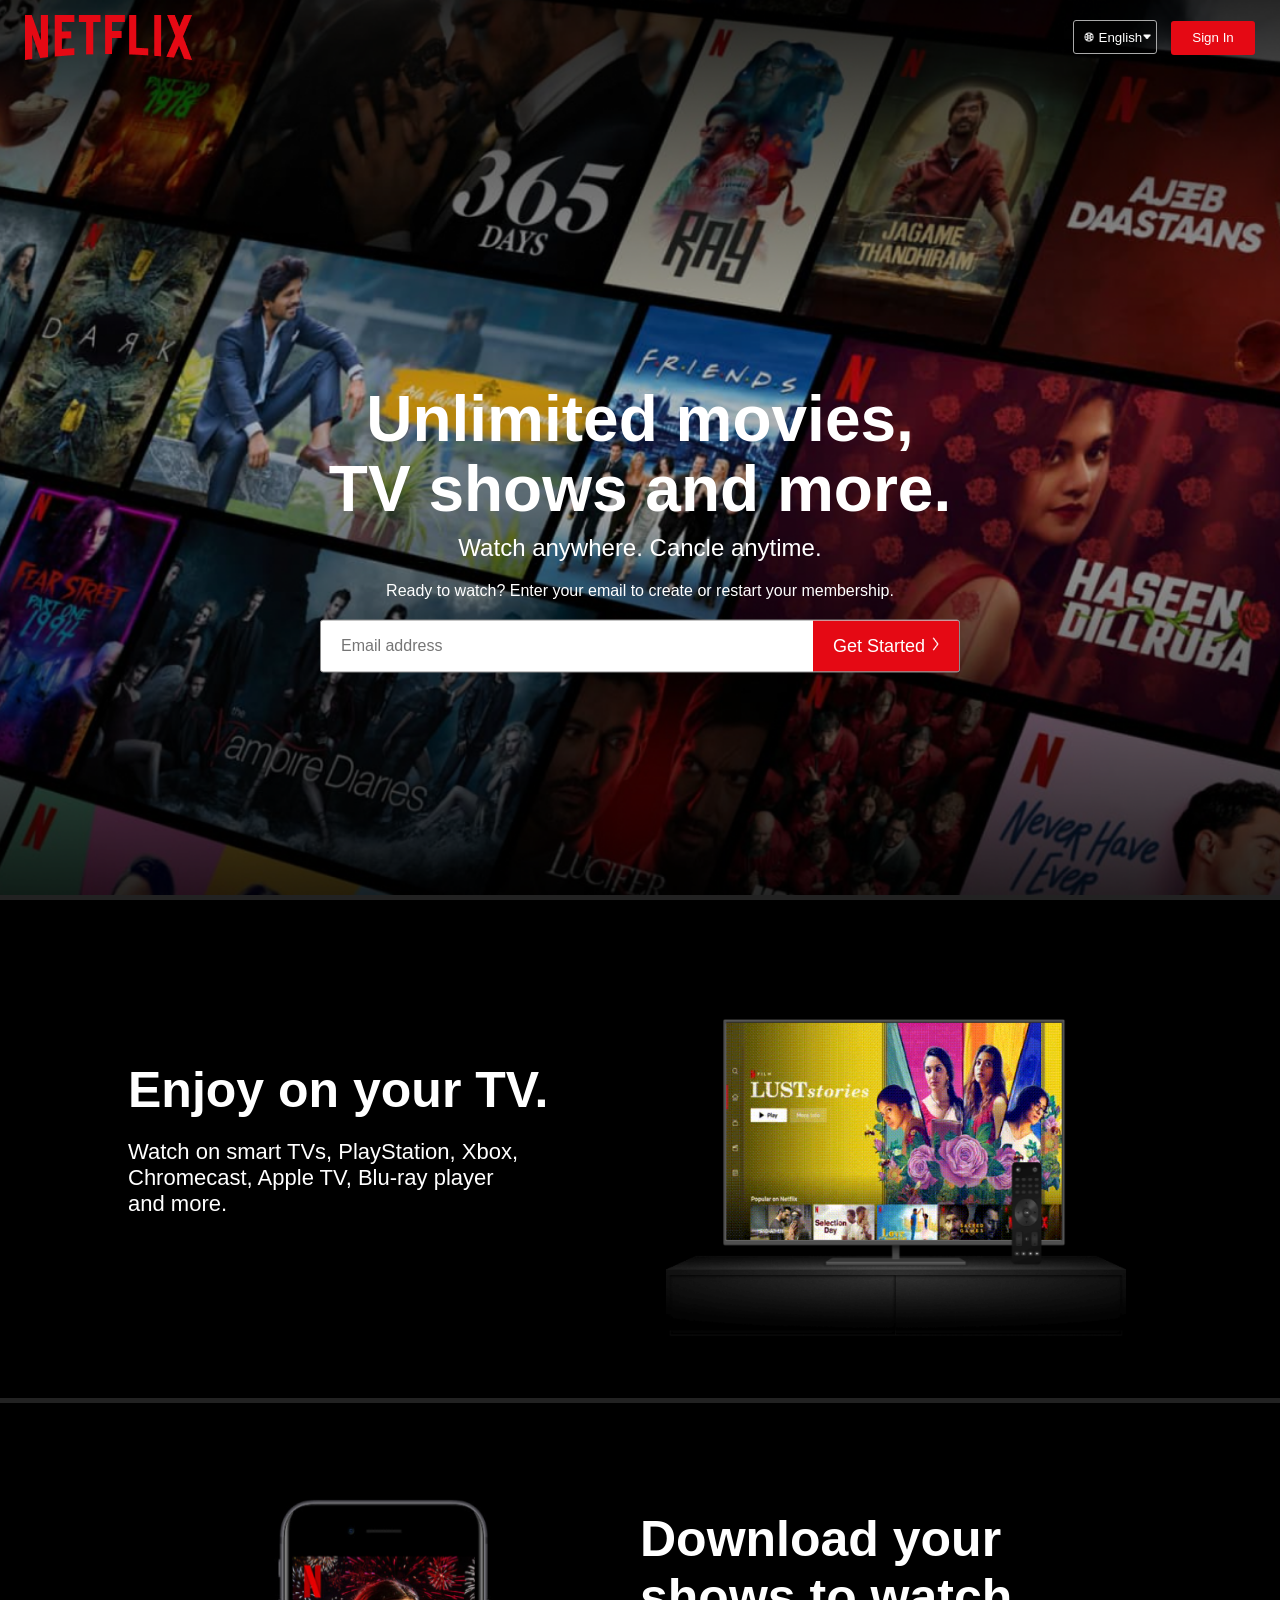
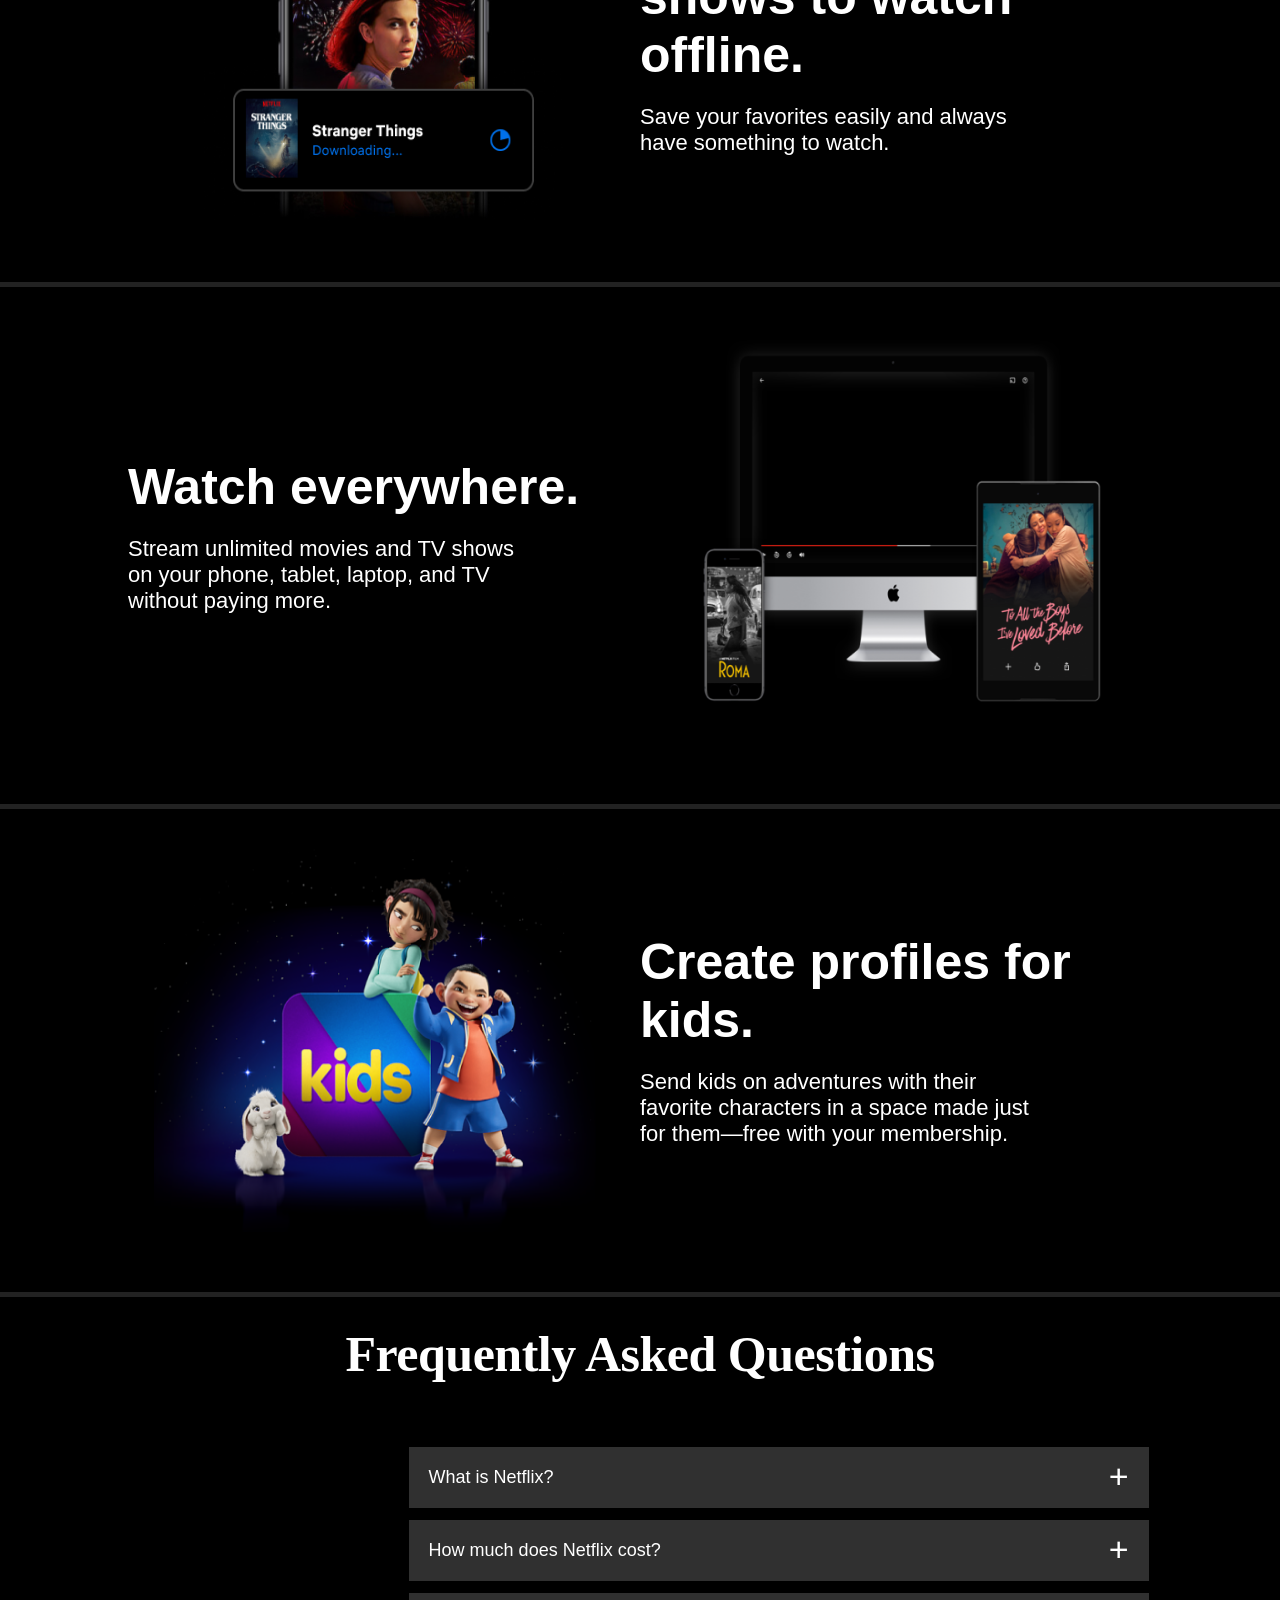
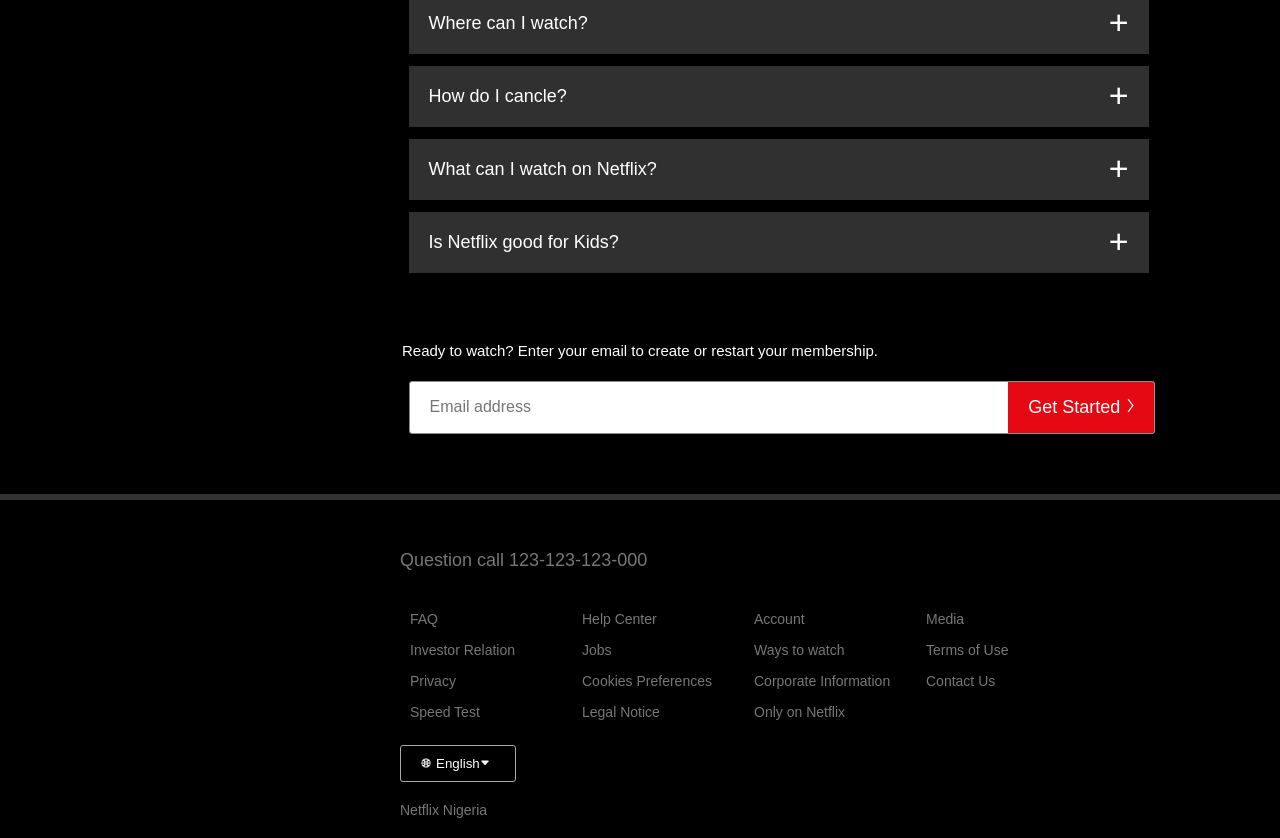
<file: index.html>
<!DOCTYPE html>
<html lang="en">
<head>
    <meta charset="UTF-8">
    <meta name="viewport" content="width=device-width, initial-scale=1.0">
    <link rel="stylesheet" href="./styles/index.css">
    <title>Netflix</title>
</head>
<body>
    <div class="header">
        <nav>
            <img src="./image/Fill-14.png" alt="" id="logo">
            <div>
                <button class="English-btn"> <img src="./image/icon-park-outline_earth.png" class="IMG" alt=""> English <img src="./image/bi_caret-down-fill.png"  alt=""></i></button>
                <a href="./signIn.html"><button>Sign In</button></a>
            </div>
        </nav>
        <div class="content">
              <h1>Unlimited movies, TV shows and more.</h1>
              <h2>Watch anywhere. Cancle anytime.</h2>
              <p>Ready to watch? Enter your email to create or restart your membership.</p>
              <form action="" class="sign-up">
                <input type="email" placeholder="Email address" required>
                <button type="submit"> <span class="get-started"></span>Get Started  <img src="./image/Frame (1).png" width="9px" style="padding-left: 2px;"></button>
              </form>
        </div>
    </div>

    <section>
        <div class="section-info">
            <div class="inner-section-info">
                <h3>Enjoy on your TV.</h3>
                <P>Watch on smart TVs, PlayStation, Xbox, Chromecast, Apple TV, Blu-ray player and more.</P>
            </div>
            <div class="inner-section-image">
                <img src="./image/Frame 6.png" width="530px" height="398px" alt="">
            </div>
        </div>
    </section>
    <section>    
        <div class="section-info section-info-2">
            <div class="inner-section-image">
                <img src="./image/Frame.png" width="505px" height="379px" alt="">
            </div>
            <div class="inner-section-info">
                <h3>Download your shows to watch offline.</h3>
                <P>Save your favorites easily and always have something to watch.</P>
            </div>
        </div>
    </section> 
    <section>      
        <div class="section-info">
            <div class="inner-section-info">
                <h3>Watch everywhere.</h3>
                <P>Stream unlimited movies and TV shows on your phone, tablet, laptop, and TV without paying more.</P>
            </div>
            <div class="inner-section-image">
                <img src="./image/Rectangle (1).png" width="555px" height="417px" alt="">
            </div>
        </div>
    </section>   
    <section>     
        <div class="section-info  section-info-4">
            <div class="inner-section-image">
                <img src="./image/Frame 7.png" width="1100px" height="382.7px" alt="">
            </div>
            <div class="inner-section-info">
                <h3>Create profiles for kids.</h3>
                <p>Send kids on adventures with their favorite characters in a space made just for them—free with your membership.</p>
            </div>
        </div>
    </section>    
    
    <div class="faq">
        <h2>Frequently Asked Questions</h2>
        <ul class="inner-faq">
            <li>
                <input type="radio" name="inner-faq" id="first">
                <label for="first">What is Netflix?</label>
                <div class="inner-faq-content">
                    <p>Lorem ipsum dolor sit amet consectetur adipisicing elit. Nihil, esse magni eius illo laudantium nemo unde repellat saepe, eveniet voluptatum ab vel maxime, soluta obcaecati culpa ex officia sequi doloremque ipsum! Molestiae porro incidunt nobis vero corporis quaerat quo, fuga nemo ex nostrum voluptatem mollitia quidem et perspiciatis aperiam! Vero.</p>
                </div>
            </li>
            <li>
                <input type="radio" name="inner-faq" id="second">
                <label for="second">How much does Netflix cost?</label>
                <div class="inner-faq-content">
                    <p>Lorem ipsum dolor sit amet consectetur adipisicing elit. Nihil, esse magni eius illo laudantium nemo unde repellat saepe, eveniet voluptatum ab vel maxime, soluta obcaecati culpa ex officia sequi doloremque ipsum! Molestiae porro incidunt nobis vero corporis quaerat quo, fuga nemo ex nostrum voluptatem mollitia quidem et perspiciatis aperiam! Vero.</p>
                </div>
            </li>
            <li>
                <input type="radio" name="inner-faq" id="third">
                <label for="third">Where can I watch?</label>
                <div class="inner-faq-content">
                    <p>Lorem ipsum dolor sit amet consectetur adipisicing elit. Nihil, esse magni eius illo laudantium nemo unde repellat saepe, eveniet voluptatum ab vel maxime, soluta obcaecati culpa ex officia sequi doloremque ipsum! Molestiae porro incidunt nobis vero corporis quaerat quo, fuga nemo ex nostrum voluptatem mollitia quidem et perspiciatis aperiam! Vero.</p>
                </div>
            </li>
            <li>
                <input type="radio" name="inner-faq" id="fourth">
                <label for="fourth">How do I cancle?</label>
                <div class="inner-faq-content">
                    <p>Lorem ipsum dolor sit amet consectetur adipisicing elit. Nihil, esse magni eius illo laudantium nemo unde repellat saepe, eveniet voluptatum ab vel maxime, soluta obcaecati culpa ex officia sequi doloremque ipsum! Molestiae porro incidunt nobis vero corporis quaerat quo, fuga nemo ex nostrum voluptatem mollitia quidem et perspiciatis aperiam! Vero.</p>
                </div>
            </li>
            <li>
                <input type="radio" name="inner-faq" id="fifth">
                <label for="fifth">What can I watch on Netflix?</label>
                <div class="inner-faq-content">
                    <p>Lorem ipsum dolor sit amet consectetur adipisicing elit. Nihil, esse magni eius illo laudantium nemo unde repellat saepe, eveniet voluptatum ab vel maxime, soluta obcaecati culpa ex officia sequi doloremque ipsum! Molestiae porro incidunt nobis vero corporis quaerat quo, fuga nemo ex nostrum voluptatem mollitia quidem et perspiciatis aperiam! Vero.</p>
                </div>
            </li>
            <li>
                <input type="radio" name="inner-faq" id="sixth">
                <label for="sixth">Is Netflix good for Kids?</label>
                <div class="inner-faq-content">
                    <p>Lorem ipsum dolor sit amet consectetur adipisicing elit. Nihil, esse magni eius illo laudantium nemo unde repellat saepe, eveniet voluptatum ab vel maxime, soluta obcaecati culpa ex officia sequi doloremque ipsum! Molestiae porro incidunt nobis vero corporis quaerat quo, fuga nemo ex nostrum voluptatem mollitia quidem et perspiciatis aperiam! Vero.</p>
                </div>
            </li>
        </ul>
        <div id="small">
            <small >Ready to watch? Enter your email to create or restart your membership.</small>
        </div>
        <form action="" class="sign-up">
            <input type="email" placeholder="Email address" required>
            <button type="submit"> <span class="get-started"></span>Get Started  <img src="./image/Frame (1).png" width="9px" style="padding-left: 2px;"></button>
        </form>
    </div>

    <div class="footer">
        <h2>Question call 123-123-123-000</h2>

        <div class="footer-content">
            <div class="col">
                <a href="#">FAQ</a>
                <a href="#">Investor Relation</a>
                <a href="#">Privacy</a>
                <a href="#">Speed Test</a>
            </div>
            <div class="col">
                <a href="#">Help Center</a>
                <a href="#">Jobs</a>
                <a href="#">Cookies Preferences</a>
                <a href="#">Legal Notice</a>
            </div>
            <div class="col">
                <a href="#">Account</a>
                <a href="#">Ways to watch</a>
                <a href="#">Corporate Information</a>
                <a href="#">Only on Netflix</a>
            </div>
            <div class="col">
                <a href="#">Media</a>
                <a href="#">Terms of Use</a>
                <a href="#">Contact Us</a>
            </div>
        </div>
        <button class="English-btn"> <img src="./image/icon-park-outline_earth.png" class="IMG" alt="">English <img src="./image/bi_caret-down-fill.png" alt=""></i></button>
        <p class="language">Netflix Nigeria</p>
    </div>
    
</body>
</html>
</file>
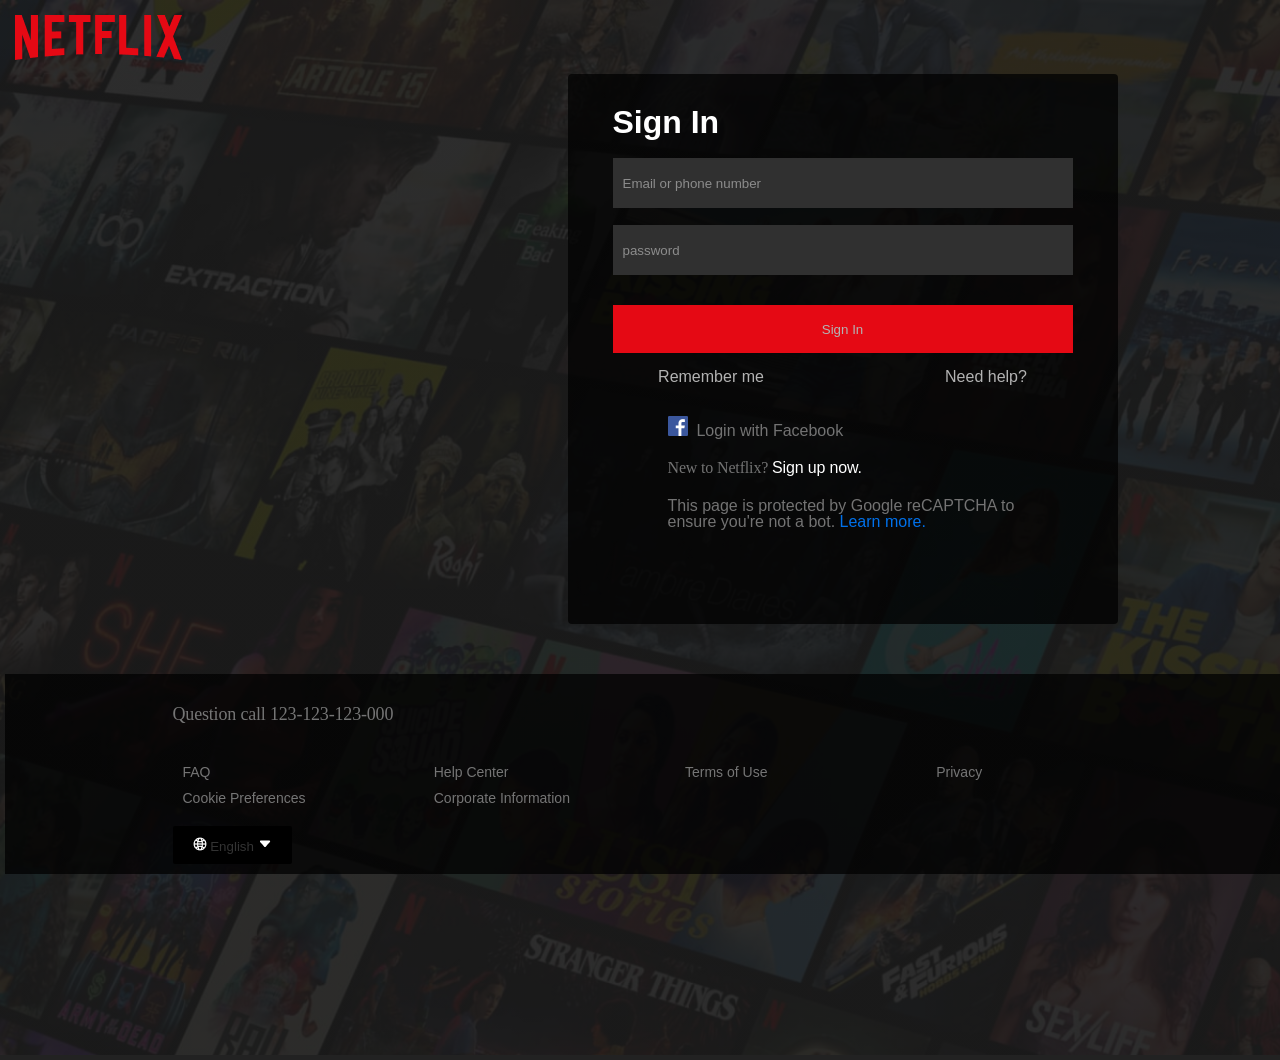
<file: signIn.html>
<!DOCTYPE html>
<html lang="en">
<head>
    <meta charset="UTF-8">
    <meta name="viewport" content="width=device-width, initial-scale=1.0">
    <link rel="stylesheet" href="./styles/signin.css">
    <title>Sign-In</title>
</head>
<body>
    <div class="header">
        <div>
            <img src="./image/Fill-14.png" id="logo" alt="">
        </div>
        <form action="" class="sign-in">
            <h1>Sign In</h1>
            <input type="email" placeholder="Email or phone number" required>
            <input type="password" placeholder="password" required>
            <button onclick="window.location.href='./watching.html'">Sign In</button>
            <div class="inner-sign-in">
                <div>Remember me</div>
                <div>Need help?</div>
            </div>
            <div class="content">
                <p style="padding-bottom: 20px ;"> <img src="./sign-in-image/Rectangle (4).png" alt="">&nbsp; Login with Facebook </p>
                <h2>New to Netflix? <span id="sign-up-now"> Sign up now.</span></h2>
                <p>This page is protected by Google reCAPTCHA to ensure you're not a bot. <span id="Learn">Learn more.</span> </p>
            </div>
        </form>

        <div class="footer">
            <h2>Question call 123-123-123-000</h2>
            <div class="footer-content">
                <div class="col">
                    <a href="#">FAQ</a>
                    <a href="#">Cookie Preferences</a>
                </div>
                <div class="col">
                    <a href="#">Help Center</a>
                    <a href="#">Corporate Information</a>
                </div>
                <div class="col">
                    <a href="#">Terms of Use</a>
                </div>
                <div class="col">
                    <a href="#">Privacy</a>
                </div>
            </div>
            <button class="English-btn"> <img src="./image/icon-park-outline_earth.png" class="IMG" alt=""> English <img src="./image/bi_caret-down-fill.png" alt=""></i></button>
        </div>
    </div>
</body>
</html>
</file>
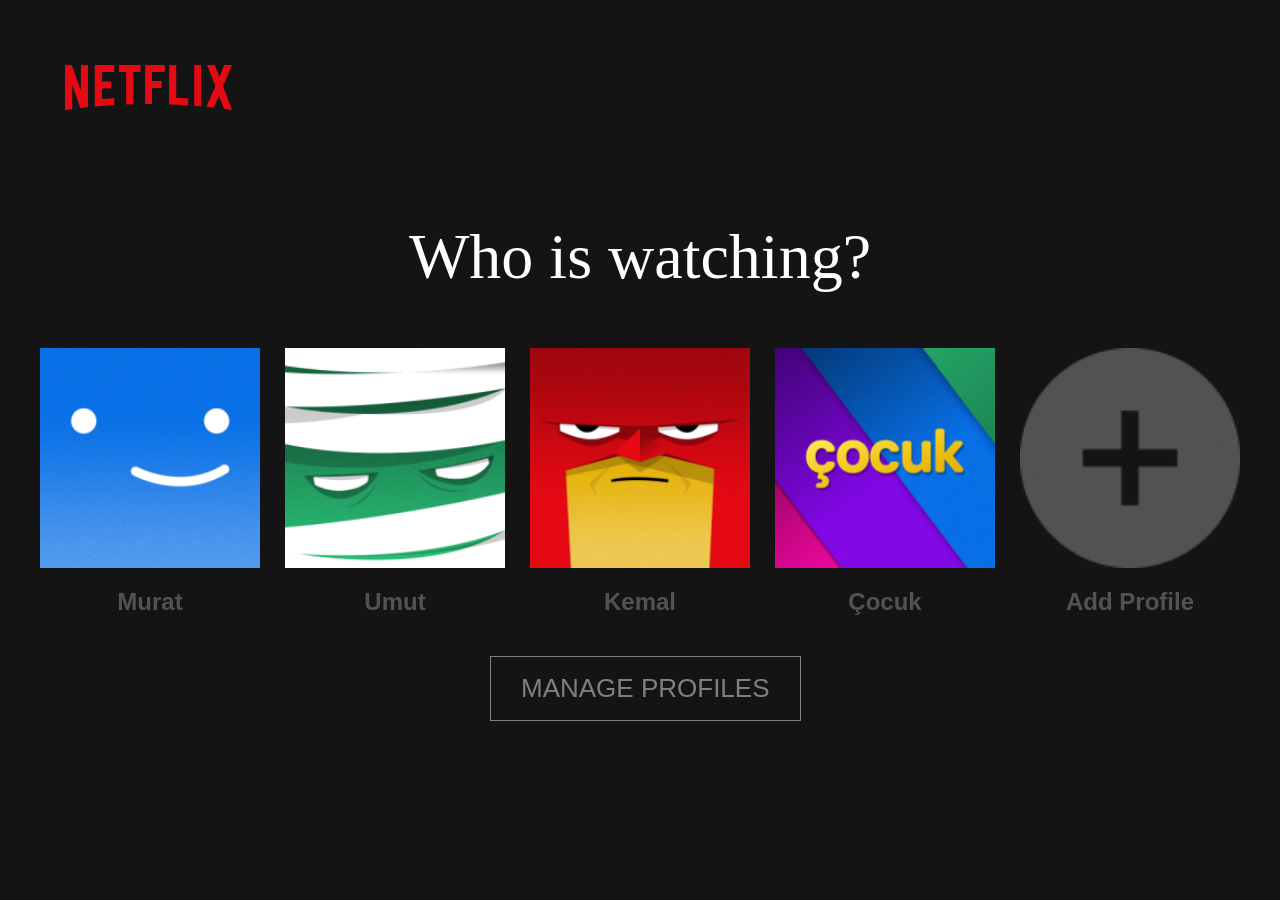
<file: watching.html>
<!DOCTYPE html>
<html lang="en">
<head>
    <meta charset="UTF-8">
    <meta name="viewport" content="width=device-width, initial-scale=1.0">
    <link rel="stylesheet" href="/styles/watching.css">
    <title>Who is Watching</title>
</head>
<body>
    <div class="header">
        <div id="logo">
            <img src="/image/Fill-14.png" alt="">
        </div>
        <div class="content">
                <div>
                    <h1>Who is watching?</h1>
                </div>
           <div class="images">
                <div>
                    <a href="./home.html"><img src="/watching-images/ProfilePicture.png" alt=""></a>
                    <h2>Murat</h2>
                </div>
                <div>
                    <a href="./home.html"><img src="/watching-images/ProfilePicture (3).png" alt=""></a>
                    <h2>Umut</h2>
                </div>
                <div>
                    <a href="./home.html"><img src="/watching-images/ProfilePicture (1).png" alt=""></a>
                    <h2>Kemal</h2>
                </div>
                <div>
                    <a href="./home.html"><img src="/watching-images/ProfilePicture (2).png" alt=""></a>
                    <h2>Çocuk</h2>
                </div>
                <div>
                    <a href="./signIn.html"><img src="/watching-images/Vector.png" alt=""></a>
                    <h2>Add Profile</h2>
                </div>
           </div>
           <button>MANAGE PROFILES</button>
        </div>
    </div>
</body>
</html>
</file>
<file: styles/index.css>
*{
    margin: 0;
    padding: 0;
    font-family:'poppins',  sans-serif;
    box-sizing: border-box;
}

body{
    background: #000;
    color: #fff;
}

.header{
    width: 100%;
    height: 100vh;
    background-image:  url(/image/image\ 1.png);
    background-size: cover;
    background-position: center;
    position: relative;
    padding: 5px;
    border-bottom: 5px solid  #222222;
}

nav{
    display: flex;
    justify-content: space-between;
    align-items: center;
    padding: 10px 20px;
}

#logo{
    cursor: pointer;
    width: 167px;
    height: 45px;

}

nav button{
    background:#E50914;
    color: #fff;
    cursor: pointer;
    margin-left: 10px;
    border: none;
    width: 84px;
    height: 34px;
    border-radius: 3px;
}

.English-btn{
    display: inline-flex;
    align-items: center;
    background: #00000066;
    border: 1px solid #AAAAAA;
    padding: 7px 10px;
    

}

.English-btn IMG{
    width: 10px;
    margin-right: 5px;
}

.content{
    position: absolute;
    top: 50%;
    left: 50%;
    text-align: center;
    margin-top: 80px;
    transform: translate(-50%, -50%);
}

.content h1{
    font-size: 64px;
    font-weight: 700;
    margin-bottom: 10px;
    font-family: sans-serif;
    line-height: 70px;
}

.content h2{
    font-weight: 200;
    margin-bottom: 20px;
}

.sign-up{
    background: #ffffff;
    border-radius: 3px;
    display: flex;
    align-items: center;
    margin-top: 20px;
    overflow:hidden ;
    border: 1px solid #8C8C8C;
}

.sign-up input{
    flex: 1;
    outline: 0;
    margin-left: 20px;
    border: none;
    font-size: 16px;
}

.sign-up button{
    background: #E50914;
    border: none;
    outline: none;
    color: #ffffff;
    font-size: 18px;
    cursor: pointer;
    padding: 15px 20px;
    box-shadow: 0px 1px 0px 0px #00000073;

}

section{
    padding: 10px 10%;
    font-size: 22px;
    border-bottom: 5px solid #222222;
}

.section-info{
    display: flex;
    width: 100%;
    padding: 30px 0;
    align-items: center;
    flex-wrap: wrap;
}

.inner-section-info{
    flex-basis: 50%;
    margin-bottom: 20px;
}

.inner-section-image{
    flex-basis: 50%;
    margin-bottom: 20px
}

.inner-section-image img{
    display: block;
    width: 90%;
    margin: auto;
}

section h3{
    margin-bottom: 20px;
    font-size: 50px;
    font-weight: bolder;
}

section p{
    width: 400px;
}

.faq{
    padding: 10px 12%;
    text-align: center;
    font-size: 18px;
}

.faq .sign-up{
    margin-left: 255px;
    width: 746.61px;
    margin-bottom: 50px;
}

.faq h2{
    font-family: Netflix Sans;
    font-size: 50px;
    font-weight: 700;
    line-height: 55px;
    letter-spacing: -0.01em;
    text-align: center;
    padding-top: 20px;
}

.inner-faq{
    margin: 60px;
    width: 100%;
    max-width: 750px;
    margin-left: 250px;
}

.inner-faq li{
    list-style: none;
    width: 100%;
    padding: 5px;
}

.inner-faq li label{
    display: flex;
    align-items: center;
    padding: 20px;
    font-size: 18px;
    font-weight: 500;
    background: #303030;
    margin-bottom: 2px;
    cursor: pointer;
    position: relative;
}

label::after{
    content: '+';
    width: 20px;
    height: 20px;
    font-size: 34px;
    position: absolute;
    right: 20px;
    padding-bottom: 20px;
    font-weight: 100;
    transition: transform 0.5s;
}

input[type="radio"]{
    display: none;
}

.inner-faq .inner-faq-content{
    background: #303030;
    text-align: left;
    padding: 0 20px;
    max-height: 0;
    overflow: hidden;
    transition: max-height 0.5s, padding 0.5s;
}

.inner-faq input[type="radio"]:checked + label + .inner-faq-content{
    max-height: 600px;
    padding: 30px 20px;
}

.inner-faq input[type="radio"]:checked + label::after{
    transform: rotate(360deg);
}

.inner-faq .sign-up{
    max-width: 600px;
    margin: 20px auto 60px;
}

.inner-faq small{
    font-size: 19px;
}

.footer{
    padding: 50px 15% 10px;
    border-top: 6px solid #333;
    color: #777;
    padding-left: 400px;
}

.footer h2{
    font-size: 18px;
    font-weight: 400;
    margin-bottom: 30px;
}

.footer-content{
    display: flex;
}

.footer .col{
    flex-basis: 25%;
    flex-grow: 1;
    padding: 10px;
}

.footer .col a{
    display: block;
    text-decoration: none;
    color: #777;
    font-size: 14px;
    margin-bottom: 15px;
}

.footer button{
    color: #ffffff;
    padding: 10px 20px;
    border-radius: 3px;
}

.language{
    font-size: 14px;
    margin-top: 20px;
    margin-bottom: 10px;
}



/*--------media queries----------*/

/* Media Query for Mobile Devices */
@media (max-width: 480px) {


    #logo{
        width: 100px;
    }

    nav button{
        padding: 5px 10px;
    }

    nav .English-btn{
        padding: 4px 8px;
    }

    .content{
        position: unset;
        transform: none;
        padding-top: 150px;
    }
    .content h1{
        font-size: 30px;
    }

    .sign-up button{
        font-size: 12px;
        padding: 10px 15px;
    }

    .inner-section-info .inner-section-image{
        flex-basis: 100%;
    }

    .inner-section-image{
        flex-basis: 100%;
    }

   .section-info p {
       width: 350px;
    }

    .section-info-4{
        flex-direction: column-reverse;
    }
    .section-info-2{
        flex-direction: column-reverse;
    }

    .inner-faq{
        margin: 60px;
        width: 100%;
        max-width: 750px;
        margin-left: 5px;
    }

    .faq .sign-up{
        margin-left: 2px;
        align-items: center;
        width: 300.61px;
        margin-bottom: 50px;
    }


    .footer{
        padding-left: 45px;
    }
}

/* Media Query for low resolution  Tablets, Ipads */
@media (min-width: 481px) and (max-width: 767px) {
    .header{
        width: 990px;
        height: 700px;
    }

    section{
        width: 995px;
        height: 700px;
    }

    .inner-section-info{
        flex-basis: 100%;
        text-align: center;
    }

    .inner-section-info p{
        margin-left: 250px;
    }

    .section-info-4 {
        flex-direction: column-reverse;
    }

    .section-info-4 p {
        margin-right: 220px;
    }

    .faq h2{
        width: 900px;
    }

    .inner-faq{
        margin-left: 200px;
    }

    .section-info-2{
        flex-direction: column-reverse;
    }

    .inner-section-image{
        flex-basis: 100%;
    }

    .faq .sign-up{
        align-items: center;
        width: 600.61px;
        margin-bottom: 50px;
    }

    #small{
        width: 900px;
       
    }

    .faq .sign-up{
        align-items: center;
        width: 500.61px;
        margin-left: 200px;
        margin-bottom: 50px;
    }

    .footer{
        padding-left: 190px;
        width: 995px;
    }
}

/* Media Query for Tablets Ipads portrait mode */
@media (min-width: 768px) and (max-width: 1024px){
    .inner-faq{
        margin-left: 10px;
    }

    .faq .sign-up{
        align-items: center;
        width: 500.61px;
        margin-left: 5px;
        margin-bottom: 50px;
        width: 600.61px;
    }

    .inner-section-info{
        flex-basis: 100%;
        text-align: center;
    }

    .inner-section-image{
        flex-basis: 100%;
    }

    .section-info-2{
        flex-direction: column-reverse;
    }

    .section-info-4 {
        flex-direction: column-reverse;
    }

    .section-info-4 p {
       width: 380px;
    }

    .inner-section-info{
        flex-basis: 100%;
        text-align: center;
    }

    .inner-section-info p{
        margin-left: 100px;
    }

    .footer{
        padding-left: 150px;
        width: 795px;
    }
}
</file>
<file: styles/signin.css>
*{
    margin: 0;
    padding: 0;
    font-family:'poppins',  sans-serif;
    box-sizing: border-box;
}

.header{
    width: 100%;
    height: 137vh;
    background-image: linear-gradient(to bottom, rgba(0,0,0,0.8), rgba(0,0,0,0.8)), url(/image/image\ 2.png);
    background-size: cover;
    background-position: center;
    position: relative;
    padding: 5px;
    border-bottom: 5px solid  #222222;
}

#logo{
    cursor: pointer;
    width: 167px;
    height: 45px;
    margin: 10px;
}


.sign-in{
    /*
    position: absolute;
    top: 50%;
    left: 50%;
    transform: translate(-50%, -50%);
    width: 450px;
    height: 550px;
    background: #000000BF;
    margin-left: 650px;
      */
    display: flex;
    flex-direction: column;
    margin-left: 450px;
    background: #000000BF;
    width: 400px;
    height: 550px;
    border-radius: 4px;
}

h1{
    margin-left: 45px;
    margin-top: 30px;
    color: #ffffff;
    font-weight: 700;
    font-size: 32px;
}

input{
    width: 314px;
    height: 50px;
    margin-left: 45px;
    margin-top: 17px;
    background: #303030;
    border: none;
    cursor: pointer;
}

::placeholder{
    width: 170px;
    height: 20px;
    padding-left: 10px;
    color: #8C8C8C;;
}

.sign-in button{
    width: 314px;
    height: 48px;
    margin-top: 30px;
    margin-left: 45px;
    color: #B3B3B3;
    background: #E50914;
    cursor: pointer;
    border: none;
}

.inner-sign-in{
    display: flex;
    justify-content: space-around;
    padding-top: 15px;
    color: #B3B3B3;
    ;
}

.content{
    margin-left: 45px;
    margin-top: 30px;
    width: 340px;
    color: #737373;
}

.content p{
    font-size: 16px;
    font-weight: 500;
    line-height: 15.3px;
}

h2{
    font-family: Netflix Sans;
    font-size: 16px;
    font-weight: 500;
    line-height: 20px;
    letter-spacing: -0.01em;
    text-align: left;
    padding-bottom: 20px;
}

#sign-up-now{
    color: #ffffff;
}

#Learn{
    color: #0071EB;
}

.footer{
    padding: 30px 15% 10px;
    background:#000000BF;
    padding-left: 300px;
    height: 200px;
    width: 1340px;
    margin-top: 50px;
}

.footer h2{
    font-size: 18px;
    font-weight: 400;
    margin-bottom: 10px;
    color: #757575;
}

.footer-content{
    display: flex;
}

.footer .col{
    flex-basis: 25%;
    flex-grow: 1;
    padding: 10px;
}

.footer .col a{
    display: block;
    text-decoration: none;
    color: #757575;
    font-size: 14px;
    margin-bottom: 10px;
}


.footer button{
    margin-bottom: 10px;
    color: #333333;
    padding: 5px 20px;
    border-radius: 2px;
    background: #000000;
    border: none;
    width: auto;
    height: 38px;
    border: 1px;
}

/*--------media queries----------*/

@media only screen and (max-width: 480px) {
    .header {
        width: 100%; /* Further adjusted width for even smaller screens */
        height: 120vh;
        height: 100%;
    }

    #logo{
        width: 100px;
        height: 35px;
    }

    .sign-in {
        margin-left: 20px;
        width: calc(100% - 40px);
    }

    .sign-in button{
        width: 80%;
        margin-left: 10%;
    }

    input {
        width: 80%;
        margin-left: 10%;
    }

    .content {
        margin-left: 10px;
        width: calc(100% - 20px); 
        margin-left: 20px;
    }

    .footer {
        width: 95%;
        height: 100%;
        padding-left: 2.5%;
        margin-left: 10px;
        margin-top: 50px;
        margin-bottom: 10px;
    }

    .footer button {
        padding: 5px 3px;
        margin-top: 5px;
        margin-left: 100px;
    }
}

/* Media Query for low resolution  Tablets, Ipads */
@media only screen and (min-width: 481px) and (max-width: 767px) {
    .header {
        width: 100%;
        height: 100%;
    }

    .sign-in {
        margin-left: 50px;
        width: calc(100% - 100px);
        margin-top: 50px;
        height: 700px;
    }

    input {
        width: 90%;
        margin-left: 5%;
        padding: 40px;
    }

    ::placeholder{
        font-size: large;
        font-weight: bold;
    }

    .sign-in button{
        width: 90%;
        margin-left: 5%;
        padding: 40px;
        font-size: large;
        font-weight: bold;
    }

    .content {
        margin-left: 40px;
        width: calc(100% - 50px);
        margin-top: 50px;
        font-size: xx-large;
        font-weight: 700;
    }

    .content p{
        line-height: 15.3px;
    }

    .footer {
        width: 85%;
        padding-left: 20%;
        margin-left: 50px;
        height: 300px;
    }
}

/* Media Query for Tablets Ipads portrait mode */
@media (min-width: 768px) and (max-width: 1024px) {
    .header {
        height: 100%; 
    }

    .sign-in {
        width: 400px; 
        margin-left: 50%; 
        transform: translateX(-50%);
    }

    input {
        width: calc(100% - 90px);
    }

    .content {
        width: 300px;
        margin-left: 50%; 
        transform: translateX(-50%);
    }

    .footer {
        padding: 30px 10%; 
        width: 100%;
        height: 300px;
    }
}

/* Media Query for Laptops and Desktops */

@media (min-width: 1025px) and (max-width: 1280px) {
    .header {
        height: 1060px; 
        width: 1685px;
    }

    .sign-in {
        width: 550px; 
        margin-left: 50%; 
        transform: translateX(-50%);
    }

    input {
        width: calc(100% - 90px); 
    }

    .sign-in button{
        width: calc(100% - 90px);
    }

    .content {
        width: 350px; 
        margin-left: 50%; 
        transform: translateX(-50%);
    }

    .footer {
        padding: 30px 10%;
    }
}
</file>
<file: styles/watching.css>
*{
    margin: 0;
    padding: 0;
    font-family:  sans-serif;
    box-sizing: border-box;
}

body{
    background: #141414;
    color: #fff;
}

#logo{
    width: Hug (111px);
    height: Hug (30px);
    gap: 50px;
    padding: 40px;
}

.content {
    max-width: 1200px; 
    margin: 0 auto;
    margin-top: 5%; 
}  

.content h1{
    font-family: Netflix Sans;
    font-size: 64px;
    font-weight: 400;
    line-height: 82px;
    letter-spacing: 0em;
    text-align: center;
    padding-bottom: 50px;
}

.images {
    display: grid;
    grid-template-columns: repeat(auto-fill, minmax(200px, 1fr)); 
    gap: 50px; 
    cursor: pointer;
}

.images div {
    text-align: center;
}

.images h2{
    padding-top: 20px;
    color: #6D6D6EB2;
}

.images img {
    width: 100%;
    height: auto;
    display: block;
}

button{
    font-size: 26px;
    font-weight: 400;
    line-height: 33px;
    letter-spacing: 0em;
    text-align: left;
    padding: 10px 20px;
    color: #808080;
    background: transparent;
    border: 1px solid #808080;
    margin-left: 450px;
    margin-top: 40px;
    cursor: pointer;
}

/* Media Queries for max-width: 480px */
@media (max-width: 480px) {

    #logo{
        margin-left: 50px;
    }

    .header {
        padding: 10px;
    }

    .images {
        grid-template-columns: repeat(auto-fill, minmax(100px, 1fr)); 
        gap: 20px; 
    }

    button {
        padding: 8px 16px;
        margin-left: 50px;
    }
}

/* Media Queries */
@media (min-width: 481px) and (max-width: 767px) {
    .header {
        flex-direction: column;
        text-align: center;
    }

    .content {
        margin-top: 20px;
    }

    .images {
        grid-template-columns: repeat(auto-fill, minmax(100px, 1fr)); 
        gap: 60px; 
        padding: 0 10px;
    }

    button {
        padding: 8px 16px;
        margin-left: 30px;
    }

    .images {
        grid-template-columns: repeat(auto-fill, minmax(150px, 1fr)); 
        gap: 10px; 
    }
}

@media (min-width: 768px) and (max-width: 1024px) {
    .header {
        padding: 15px;
    }

    .images {
        grid-template-columns: repeat(auto-fill, minmax(180px, 1fr));
        gap: 15px; 
        padding: 0 10px;
    }

    button {
        padding: 8px 16px;
        margin-left: 250px;
    }
}

@media (min-width: 1025px) and (max-width: 1280px) {
    .header {
        padding: 25px;
    }

    .images {
        grid-template-columns: repeat(auto-fill, minmax(220px, 1fr)); 
        gap: 25px; 
    }

    button {
        padding: 15px 30px;
    }
}
</file>
